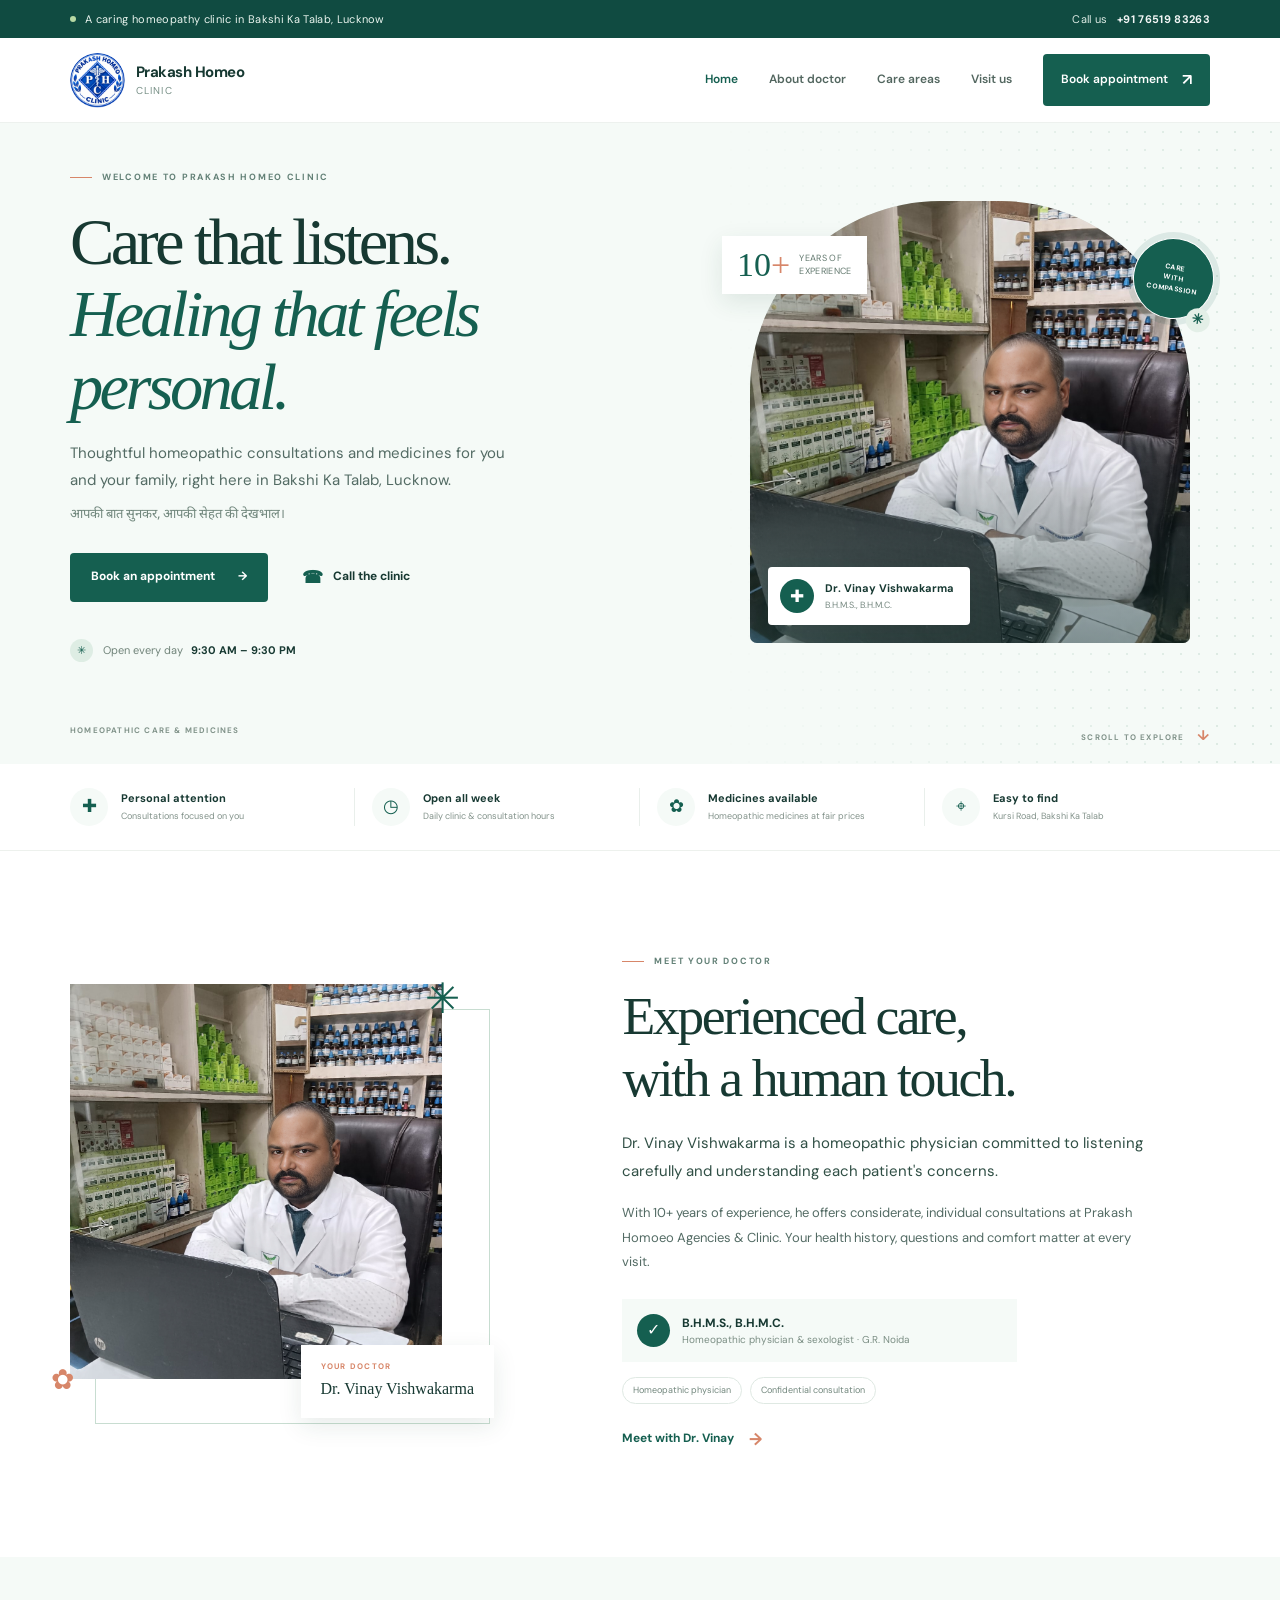
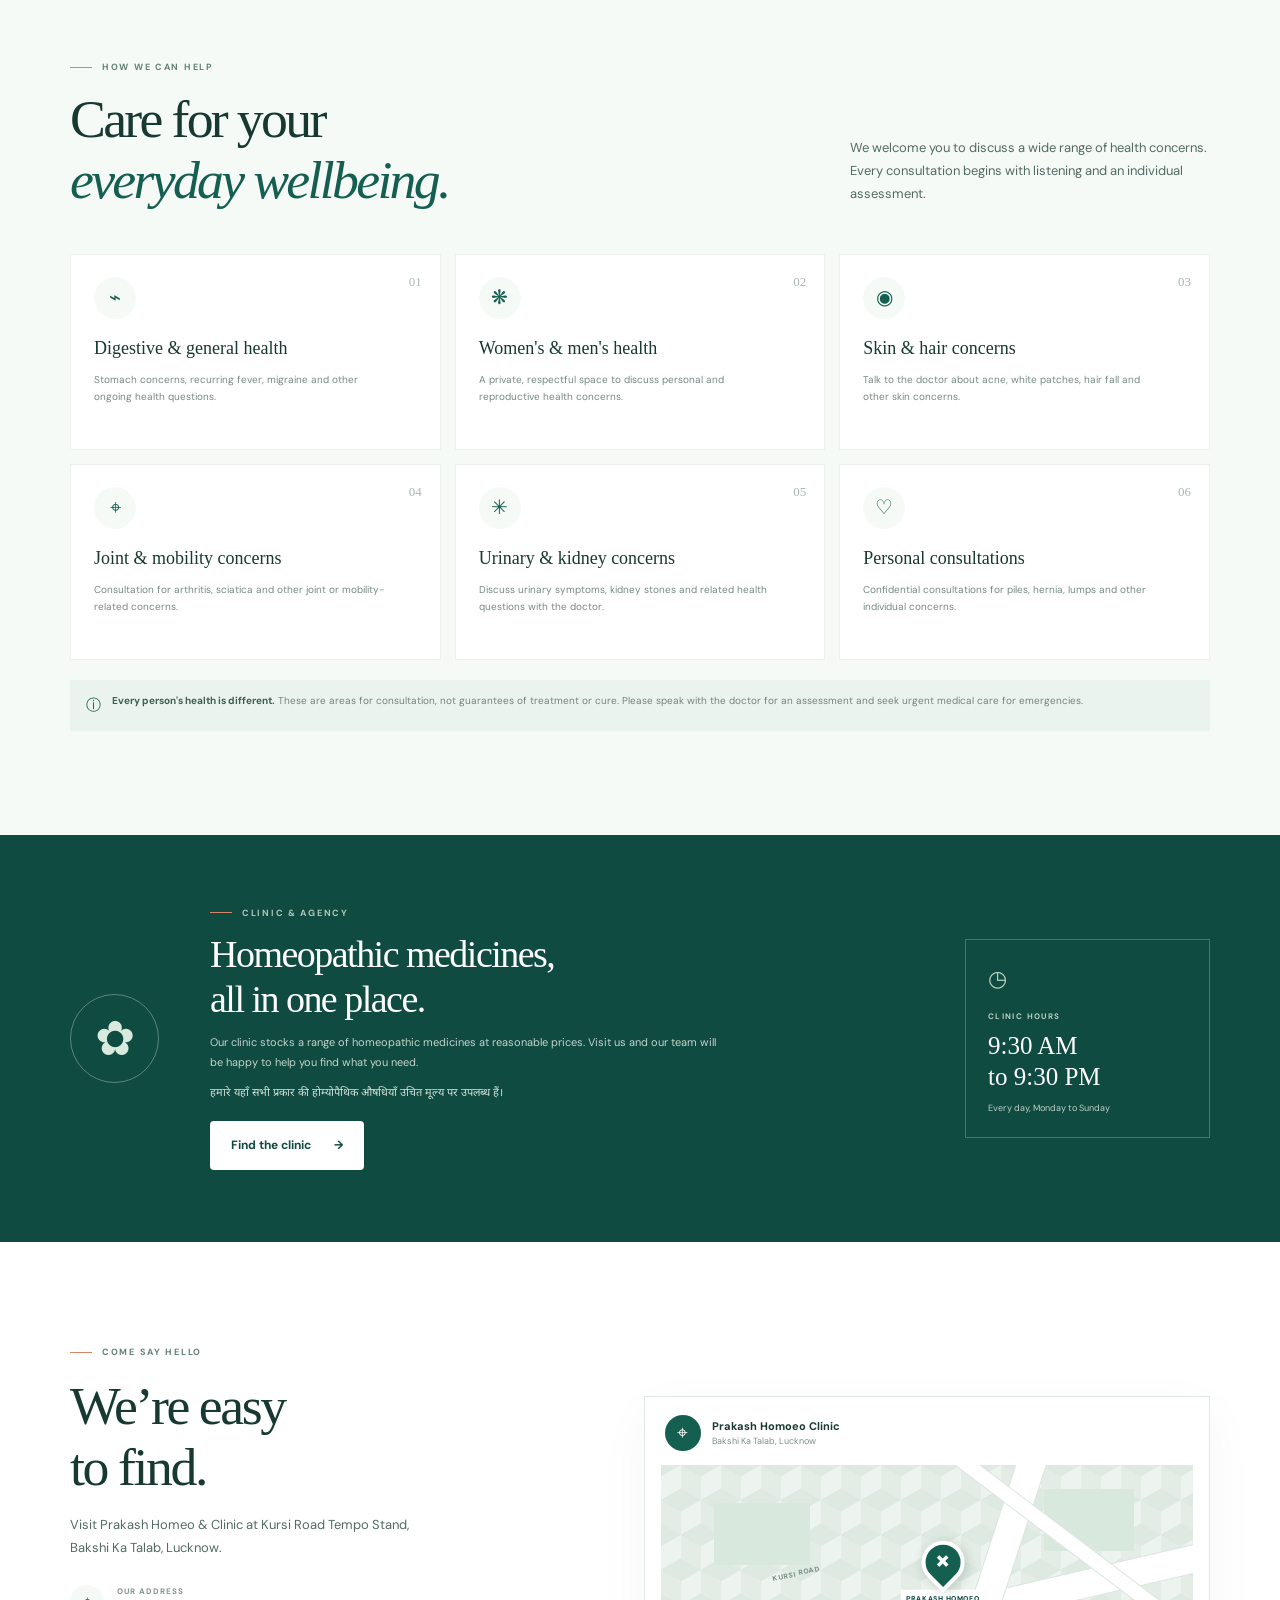
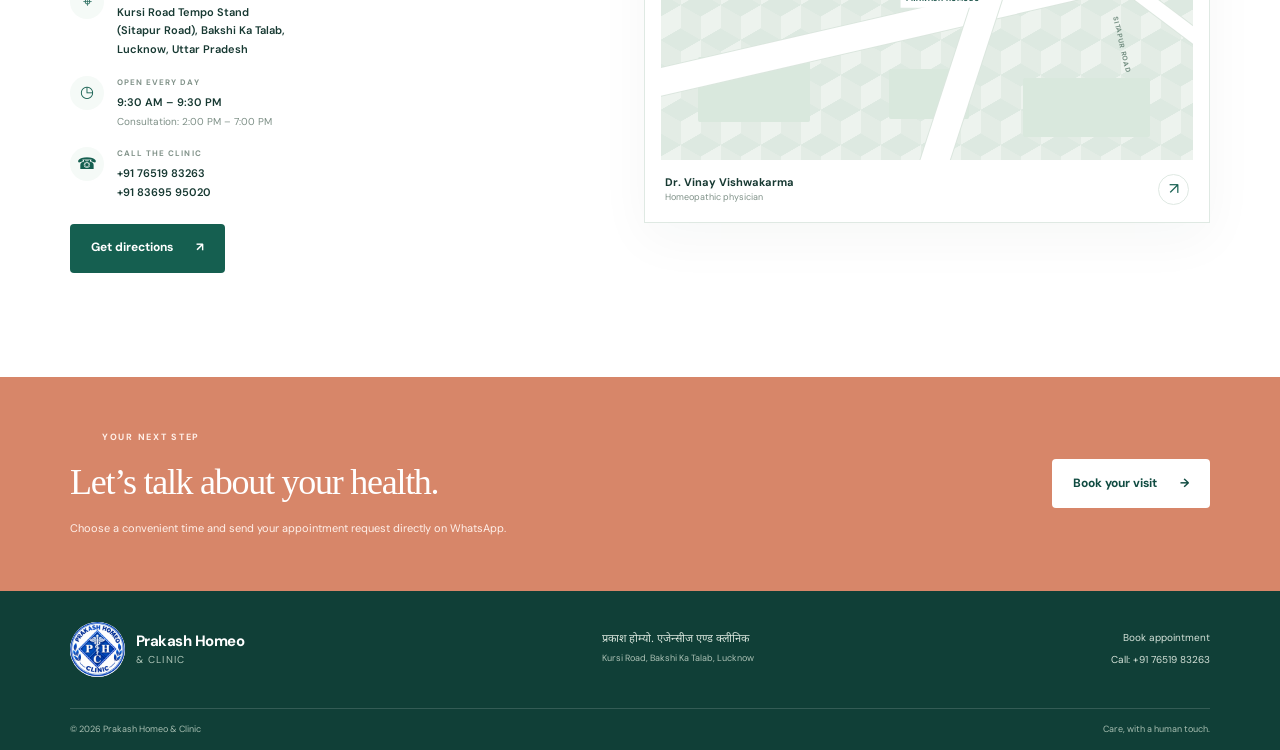
<file: index.html>
<!doctype html>
<html lang="en">
<head>
  <meta charset="utf-8">
  <meta name="viewport" content="width=device-width, initial-scale=1">
  <meta name="theme-color" content="#f5faf8">
  <meta name="description" content="Visit Prakash Homoeo Agencies & Clinic in Bakshi Ka Talab, Lucknow. Consult Dr. Vinay Vishwakarma, B.H.M.S., B.H.M.C. Book an appointment on WhatsApp.">
  <meta name="keywords" content="Prakash Homeo Clinic, homeopathy clinic Lucknow, Dr Vinay Vishwakarma, homeopathic medicines Bakshi Ka Talab">
  <meta property="og:type" content="website">
  <meta property="og:title" content="Prakash Homoeo Agencies & Clinic | Lucknow">
  <meta property="og:description" content="Thoughtful homeopathic consultation and medicines in Bakshi Ka Talab, Lucknow. Book with Dr. Vinay Vishwakarma.">
  <meta property="og:image" content="pic-2.jpeg">
  <title>Prakash Homeo Clinic | Dr. Vinay Vishwakarma, Lucknow</title>
  <link rel="preconnect" href="https://fonts.googleapis.com">
  <link rel="preconnect" href="https://fonts.gstatic.com" crossorigin>
  <link href="https://fonts.googleapis.com/css2?family=DM+Sans:wght@400;500;600;700;800&family=Noto+Sans+Devanagari:wght@400;500;600;700;800&display=swap" rel="stylesheet">
  <link rel="stylesheet" href="styles.css">
  <link rel="icon" href="logo.jpeg" type="image/jpeg">
  <script type="application/ld+json">
  {
    "@context": "https://schema.org",
    "@type": "MedicalClinic",
    "name": "Prakash Homeo  Clinic",
    "alternateName": "प्रकाश होम्यो. क्लीनिक",
    "image": "pic-2.jpeg",
    "telephone": ["+91-7651983263", "+91-8369595020"],
    "address": {
      "@type": "PostalAddress",
      "streetAddress": "Kursi Road Tempo Stand (Sitapur Road), Bakshi Ka Talab",
      "addressLocality": "Lucknow",
      "addressRegion": "Uttar Pradesh",
      "addressCountry": "IN"
    },
    "openingHours": "Mo-Su 09:30-21:30",
    "medicalSpecialty": "Homeopathic"
  }
  </script>
</head>
<body>
  <div class="topbar">
    <div class="container topbar-inner">
      <p><span class="topbar-dot"></span> A caring homeopathy clinic in Bakshi Ka Talab, Lucknow</p>
      <a href="tel:+917651983263">Call us <strong>+91 76519 83263</strong></a>
    </div>
  </div>

  <header class="site-header">
    <div class="container nav-wrap">
      <a class="brand" href="index.html" aria-label="Prakash Homeo Clinic home">
        <img src="logo.jpeg" alt="Prakash Homeo Clinic logo" width="60" height="60">
        <span class="brand-copy">
          <strong>Prakash Homeo</strong>
          <small>Clinic</small>
        </span>
      </a>
      <button class="menu-toggle" type="button" aria-expanded="false" aria-controls="primary-nav" aria-label="Open navigation">
        <span></span><span></span><span></span>
      </button>
      <nav class="main-nav" id="primary-nav" aria-label="Main navigation">
        <a class="active" href="index.html">Home</a>
        <a href="#about">About doctor</a>
        <a href="#care">Care areas</a>
        <a href="#visit">Visit us</a>
        <a class="nav-cta" href="appointment.html">Book appointment <span aria-hidden="true">↗</span></a>
      </nav>
    </div>
  </header>

  <main>
    <section class="hero">
      <div class="hero-pattern" aria-hidden="true"></div>
      <div class="container hero-grid">
        <div class="hero-copy">
          <div class="eyebrow"><span class="eyebrow-line"></span> WELCOME TO PRAKASH HOMEO CLINIC</div>
          <h1>Care that listens.<br><span>Healing that feels personal.</span></h1>
          <p class="hero-intro">Thoughtful homeopathic consultations and medicines for you and your family, right here in Bakshi Ka Talab, Lucknow.</p>
          <p class="hindi hero-hindi" lang="hi">आपकी बात सुनकर, आपकी सेहत की देखभाल।</p>
          <div class="hero-actions">
            <a class="button button-primary" href="appointment.html">Book an appointment <span aria-hidden="true">→</span></a>
            <a class="button button-quiet" href="tel:+917651983263"><span class="phone-icon" aria-hidden="true">☎</span> Call the clinic</a>
          </div>
          <div class="hero-note">
            <span class="note-icon" aria-hidden="true">✳</span>
            <span>Open every day <strong>9:30 AM – 9:30 PM</strong></span>
          </div>
        </div>
        <div class="hero-visual">
          <div class="hero-photo-wrap">
            <img src="pic-2.jpeg" alt="Dr. Vinay Vishwakarma at Prakash Homoeo Clinic" class="hero-photo" fetchpriority="high">
            <div class="doctor-label">
              <span class="doctor-label-icon" aria-hidden="true">✚</span>
              <span><strong>Dr. Vinay Vishwakarma</strong><small>B.H.M.S., B.H.M.C.</small></span>
            </div>
          </div>
          <div class="experience-card">
            <strong>10<span>+</span></strong>
            <span>years of<br>experience</span>
          </div>
          <div class="hero-stamp" aria-hidden="true"><span>CARE<br>WITH<br>COMPASSION</span><b>✳</b></div>
        </div>
      </div>
      <div class="hero-bottom container">
        <span>HOMEOPATHIC CARE &amp; MEDICINES</span>
        <span class="scroll-cue">SCROLL TO EXPLORE <i aria-hidden="true">↓</i></span>
      </div>
    </section>

    <section class="trust-strip" aria-label="Clinic highlights">
      <div class="container trust-grid">
        <div class="trust-item"><span class="trust-icon">✚</span><span><strong>Personal attention</strong><small>Consultations focused on you</small></span></div>
        <div class="trust-item"><span class="trust-icon">◷</span><span><strong>Open all week</strong><small>Daily clinic &amp; consultation hours</small></span></div>
        <div class="trust-item"><span class="trust-icon">✿</span><span><strong>Medicines available</strong><small>Homeopathic medicines at fair prices</small></span></div>
        <div class="trust-item"><span class="trust-icon">⌖</span><span><strong>Easy to find</strong><small>Kursi Road, Bakshi Ka Talab</small></span></div>
      </div>
    </section>

    <section class="section about-section" id="about">
      <div class="container about-grid">
        <div class="about-photo-frame">
          <img src="pic-2.jpeg" alt="Dr. Vinay Vishwakarma, homeopathic physician" loading="lazy">
          <div class="photo-caption"><span>YOUR DOCTOR</span><strong>Dr. Vinay Vishwakarma</strong></div>
          <span class="photo-leaf leaf-one" aria-hidden="true">✳</span>
          <span class="photo-leaf leaf-two" aria-hidden="true">✿</span>
        </div>
        <div class="about-copy">
          <div class="eyebrow"><span class="eyebrow-line"></span> MEET YOUR DOCTOR</div>
          <h2>Experienced care,<br>with a human touch.</h2>
          <p class="about-lead">Dr. Vinay Vishwakarma is a homeopathic physician committed to listening carefully and understanding each patient's concerns.</p>
          <p>With 10+ years of experience, he offers considerate, individual consultations at Prakash Homoeo Agencies &amp; Clinic. Your health history, questions and comfort matter at every visit.</p>
          <div class="credentials">
            <span class="credential-mark" aria-hidden="true">✓</span>
            <span><strong>B.H.M.S., B.H.M.C.</strong><small>Homeopathic physician &amp; sexologist · G.R. Noida</small></span>
          </div>
          <div class="about-tags"><span>Homeopathic physician</span><span>Confidential consultation</span></div>
          <a class="text-link" href="appointment.html">Meet with Dr. Vinay <span aria-hidden="true">→</span></a>
        </div>
      </div>
    </section>

    <section class="care-section section" id="care">
      <div class="container">
        <div class="section-heading">
          <div>
            <div class="eyebrow"><span class="eyebrow-line"></span> HOW WE CAN HELP</div>
            <h2>Care for your<br><span>everyday wellbeing.</span></h2>
          </div>
          <p>We welcome you to discuss a wide range of health concerns. Every consultation begins with listening and an individual assessment.</p>
        </div>
        <div class="care-grid">
          <article class="care-card"><span class="care-number">01</span><span class="care-icon" aria-hidden="true">⌁</span><h3>Digestive &amp; general health</h3><p>Stomach concerns, recurring fever, migraine and other ongoing health questions.</p></article>
          <article class="care-card"><span class="care-number">02</span><span class="care-icon" aria-hidden="true">❋</span><h3>Women's &amp; men's health</h3><p>A private, respectful space to discuss personal and reproductive health concerns.</p></article>
          <article class="care-card"><span class="care-number">03</span><span class="care-icon" aria-hidden="true">◉</span><h3>Skin &amp; hair concerns</h3><p>Talk to the doctor about acne, white patches, hair fall and other skin concerns.</p></article>
          <article class="care-card"><span class="care-number">04</span><span class="care-icon" aria-hidden="true">⌖</span><h3>Joint &amp; mobility concerns</h3><p>Consultation for arthritis, sciatica and other joint or mobility-related concerns.</p></article>
          <article class="care-card"><span class="care-number">05</span><span class="care-icon" aria-hidden="true">✳</span><h3>Urinary &amp; kidney concerns</h3><p>Discuss urinary symptoms, kidney stones and related health questions with the doctor.</p></article>
          <article class="care-card"><span class="care-number">06</span><span class="care-icon" aria-hidden="true">♡</span><h3>Personal consultations</h3><p>Confidential consultations for piles, hernia, lumps and other individual concerns.</p></article>
        </div>
        <div class="care-notice"><span aria-hidden="true">ⓘ</span><p><strong>Every person's health is different.</strong> These are areas for consultation, not guarantees of treatment or cure. Please speak with the doctor for an assessment and seek urgent medical care for emergencies.</p></div>
      </div>
    </section>

    <section class="medicine-section">
      <div class="container medicine-grid">
        <div class="medicine-mark" aria-hidden="true"><span>✿</span></div>
        <div class="medicine-copy">
          <div class="eyebrow eyebrow-light"><span class="eyebrow-line"></span> CLINIC &amp; AGENCY</div>
          <h2>Homeopathic medicines,<br>all in one place.</h2>
          <p>Our clinic stocks a range of homeopathic medicines at reasonable prices. Visit us and our team will be happy to help you find what you need.</p>
          <p class="hindi medicine-hindi" lang="hi">हमारे यहाँ सभी प्रकार की होम्योपैथिक औषधियाँ उचित मूल्य पर उपलब्ध हैं।</p>
          <a class="button button-light" href="#visit">Find the clinic <span aria-hidden="true">→</span></a>
        </div>
        <div class="medicine-hours">
          <span class="hours-icon" aria-hidden="true">◷</span>
          <small>CLINIC HOURS</small>
          <strong>9:30 AM<br>to 9:30 PM</strong>
          <span>Every day, Monday to Sunday</span>
        </div>
      </div>
    </section>

    <section class="section visit-section" id="visit">
      <div class="container visit-grid">
        <div class="visit-copy">
          <div class="eyebrow"><span class="eyebrow-line"></span> COME SAY HELLO</div>
          <h2>We’re easy<br>to find.</h2>
          <p class="visit-intro">Visit Prakash Homeo &amp; Clinic at Kursi Road Tempo Stand, Bakshi Ka Talab, Lucknow.</p>
          <div class="visit-detail">
            <span class="detail-icon" aria-hidden="true">⌖</span>
            <span><small>OUR ADDRESS</small><strong>Kursi Road Tempo Stand<br>(Sitapur Road), Bakshi Ka Talab,<br>Lucknow, Uttar Pradesh</strong></span>
          </div>
          <div class="visit-detail">
            <span class="detail-icon" aria-hidden="true">◷</span>
            <span><small>OPEN EVERY DAY</small><strong>9:30 AM – 9:30 PM<br><em>Consultation: 2:00 PM – 7:00 PM</em></strong></span>
          </div>
          <div class="visit-detail">
            <span class="detail-icon" aria-hidden="true">☎</span>
            <span><small>CALL THE CLINIC</small><strong><a href="tel:+917651983263">+91 76519 83263</a><br><a href="tel:+918369595020">+91 83695 95020</a></strong></span>
          </div>
          <a class="button button-primary map-button" href="https://www.google.com/maps/search/?api=1&amp;query=Kursi+Road+Tempo+Stand+Bakshi+Ka+Talab+Lucknow" target="_blank" rel="noopener noreferrer">Get directions <span aria-hidden="true">↗</span></a>
        </div>
        <div class="visit-card">
          <div class="visit-card-top">
            <span class="map-pin" aria-hidden="true">⌖</span>
            <span><strong>Prakash Homoeo Clinic</strong><small>Bakshi Ka Talab, Lucknow</small></span>
          </div>
          <div class="map-art" aria-label="Location illustration for Kursi Road, Bakshi Ka Talab">
            <div class="map-road road-a"></div><div class="map-road road-b"></div><div class="map-road road-c"></div>
            <div class="map-block block-a"></div><div class="map-block block-b"></div><div class="map-block block-c"></div>
            <div class="map-block block-d"></div><div class="map-block block-e"></div>
            <div class="map-label label-a">KURSI ROAD</div><div class="map-label label-b">SITAPUR ROAD</div>
            <div class="map-marker"><span>✚</span><small>PRAKASH HOMOEO</small></div>
          </div>
          <div class="visit-card-bottom"><span><strong>Dr. Vinay Vishwakarma</strong><small>Homeopathic physician</small></span><a href="https://www.google.com/maps/search/?api=1&amp;query=Kursi+Road+Tempo+Stand+Bakshi+Ka+Talab+Lucknow" target="_blank" rel="noopener noreferrer" aria-label="Open Google Maps directions">↗</a></div>
        </div>
      </div>
    </section>

    <section class="appointment-cta">
      <div class="container cta-inner">
        <div><span class="eyebrow eyebrow-light"><span class="eyebrow-line"></span> YOUR NEXT STEP</span><h2>Let’s talk about your health.</h2><p>Choose a convenient time and send your appointment request directly on WhatsApp.</p></div>
        <a class="button button-light" href="appointment.html">Book your visit <span aria-hidden="true">→</span></a>
      </div>
    </section>
  </main>

  <footer class="site-footer">
    <div class="container footer-main">
      <a class="brand footer-brand" href="index.html">
        <img src="logo.jpeg" alt="" width="52" height="52">
        <span class="brand-copy"><strong>Prakash Homeo</strong><small> &amp; Clinic</small></span>
      </a>
      <p>प्रकाश होम्यो. एजेन्सीज एण्ड क्लीनिक<br><span>Kursi Road, Bakshi Ka Talab, Lucknow</span></p>
      <div class="footer-links"><a href="appointment.html">Book appointment</a><a href="tel:+917651983263">Call: +91 76519 83263</a></div>
    </div>
    <div class="container footer-bottom"><span>© <span id="current-year">2026</span> Prakash Homeo  &amp; Clinic</span><span>Care, with a human touch.</span></div>
  </footer>
  <script src="script.js" defer></script>
</body>
</html>
</file>
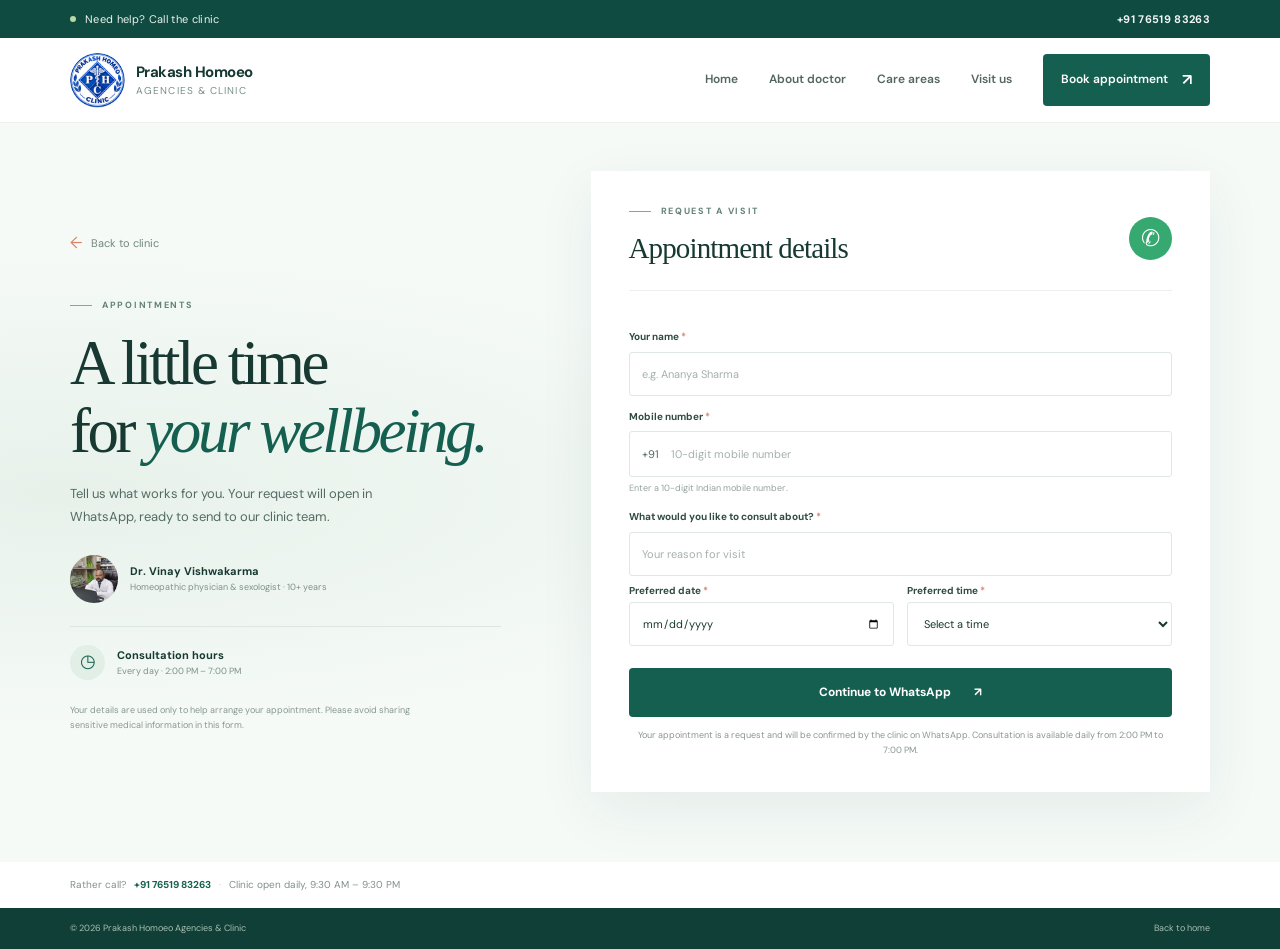
<file: appointment.html>
<!doctype html>
<html lang="en">
<head>
  <meta charset="utf-8">
  <meta name="viewport" content="width=device-width, initial-scale=1">
  <meta name="theme-color" content="#f5faf8">
  <meta name="description" content="Request an appointment with Dr. Vinay Vishwakarma at Prakash Homoeo Clinic, Bakshi Ka Talab, Lucknow. Send your preferred date and time directly via WhatsApp.">
  <meta property="og:type" content="website">
  <meta property="og:title" content="Book an Appointment | Prakash Homoeo Clinic">
  <meta property="og:description" content="Choose a preferred consultation date and time and send your appointment request to our clinic on WhatsApp.">
  <title>Book an Appointment | Prakash Homoeo Clinic, Lucknow</title>
  <link rel="preconnect" href="https://fonts.googleapis.com">
  <link rel="preconnect" href="https://fonts.gstatic.com" crossorigin>
  <link href="https://fonts.googleapis.com/css2?family=DM+Sans:wght@400;500;600;700;800&family=Noto+Sans+Devanagari:wght@400;500;600;700;800&display=swap" rel="stylesheet">
  <link rel="stylesheet" href="styles.css">
  <link rel="icon" href="logo.jpeg" type="image/jpeg">
</head>
<body class="appointment-page">
  <div class="topbar">
    <div class="container topbar-inner">
      <p><span class="topbar-dot"></span> Need help? Call the clinic</p>
      <a href="tel:+917651983263"><strong>+91 76519 83263</strong></a>
    </div>
  </div>
  <header class="site-header">
    <div class="container nav-wrap">
      <a class="brand" href="index.html" aria-label="Prakash Homoeo Clinic home">
        <img src="logo.jpeg" alt="Prakash Homeo Clinic logo" width="60" height="60">
        <span class="brand-copy"><strong>Prakash Homoeo</strong><small>Agencies &amp; Clinic</small></span>
      </a>
      <button class="menu-toggle" type="button" aria-expanded="false" aria-controls="primary-nav" aria-label="Open navigation">
        <span></span><span></span><span></span>
      </button>
      <nav class="main-nav" id="primary-nav" aria-label="Main navigation">
        <a href="index.html">Home</a>
        <a href="index.html#about">About doctor</a>
        <a href="index.html#care">Care areas</a>
        <a href="index.html#visit">Visit us</a>
        <a class="nav-cta active-cta" href="appointment.html">Book appointment <span aria-hidden="true">↗</span></a>
      </nav>
    </div>
  </header>
  <main>
    <section class="booking-hero">
      <div class="container booking-layout">
        <div class="booking-intro">
          <a class="back-link" href="index.html"><span aria-hidden="true">←</span> Back to clinic</a>
          <div class="eyebrow"><span class="eyebrow-line"></span> APPOINTMENTS</div>
          <h1>A little time<br>for <span>your wellbeing.</span></h1>
          <p>Tell us what works for you. Your request will open in WhatsApp, ready to send to our clinic team.</p>
          <div class="booking-doctor">
            <img src="pic-2.jpeg" alt="Dr. Vinay Vishwakarma" loading="lazy">
            <span><strong>Dr. Vinay Vishwakarma</strong><small>Homeopathic physician &amp; sexologist · 10+ years</small></span>
          </div>
          <div class="booking-hours">
            <span aria-hidden="true">◷</span>
            <span><strong>Consultation hours</strong><small>Every day · 2:00 PM – 7:00 PM</small></span>
          </div>
          <p class="booking-privacy">Your details are used only to help arrange your appointment. Please avoid sharing sensitive medical information in this form.</p>
        </div>
        <div class="booking-card">
          <div class="booking-card-heading">
            <div><span class="eyebrow"><span class="eyebrow-line"></span> REQUEST A VISIT</span><h2>Appointment details</h2></div>
            <span class="whatsapp-mark" aria-label="WhatsApp">✆</span>
          </div>
          <form id="appointment-form">
            <label for="patient-name">Your name <span>*</span></label>
            <input id="patient-name" name="name" type="text" placeholder="e.g. Ananya Sharma" autocomplete="name" required maxlength="80">

            <label for="patient-mobile">Mobile number <span>*</span></label>
            <div class="input-with-prefix"><span aria-hidden="true">+91</span><input id="patient-mobile" name="mobile" type="tel" placeholder="10-digit mobile number" autocomplete="tel-national" inputmode="numeric" pattern="[0-9]{10}" minlength="10" maxlength="10" aria-describedby="mobile-help" required></div>
            <small class="field-hint" id="mobile-help">Enter a 10-digit Indian mobile number.</small>

            <label for="patient-concern">What would you like to consult about? <span>*</span></label>
            <input id="patient-concern" name="concern" type="text" placeholder="Your reason for visit" required maxlength="120">

            <div class="form-row">
              <div><label for="appointment-date">Preferred date <span>*</span></label><input id="appointment-date" name="date" type="date" required></div>
              <div><label for="appointment-time">Preferred time <span>*</span></label>
                <select id="appointment-time" name="time" required>
                  <option value="" selected disabled>Select a time</option>
                  <option>2:00 PM</option><option>2:30 PM</option><option>3:00 PM</option><option>3:30 PM</option>
                  <option>4:00 PM</option><option>4:30 PM</option><option>5:00 PM</option><option>5:30 PM</option>
                  <option>6:00 PM</option><option>6:30 PM</option><option>7:00 PM</option>
                </select>
              </div>
            </div>
            <button class="button button-primary submit-button" type="submit">Continue to WhatsApp <span aria-hidden="true">↗</span></button>
            <p class="form-terms">Your appointment is a request and will be confirmed by the clinic on WhatsApp. Consultation is available daily from 2:00 PM to 7:00 PM.</p>
            <p id="form-error" class="form-error" role="alert" hidden></p>
          </form>
        </div>
      </div>
    </section>
    <section class="booking-bottom">
      <div class="container booking-bottom-inner"><span>Rather call?</span><a href="tel:+917651983263">+91 76519 83263</a><span class="booking-bottom-divider">·</span><span>Clinic open daily, 9:30 AM – 9:30 PM</span></div>
    </section>
  </main>
  <footer class="site-footer">
    <div class="container footer-bottom"><span>© <span id="current-year">2026</span> Prakash Homoeo Agencies &amp; Clinic</span><a href="index.html">Back to home</a></div>
  </footer>
  <script src="script.js" defer></script>
</body>
</html>
</file>
<file: styles.css>
:root {
  --ink: #173932;
  --ink-soft: #536b64;
  --green: #155f50;
  --green-deep: #104b41;
  --mint: #e8f3ed;
  --mint-pale: #f5faf7;
  --coral: #d78669;
  --line: #dfe9e3;
  --white: #fff;
  --serif: Georgia, "Times New Roman", serif;
  --sans: "DM Sans", "Noto Sans Devanagari", Arial, sans-serif;
  --hindi: "Noto Sans Devanagari", "DM Sans", sans-serif;
}

* { box-sizing: border-box; }
html { scroll-behavior: smooth; }
body { margin: 0; color: var(--ink); background: var(--white); font-family: var(--sans); font-size: 16px; line-height: 1.65; -webkit-font-smoothing: antialiased; }
img { display: block; max-width: 100%; }
a { color: inherit; text-decoration: none; }
button, input, select { font: inherit; }
.container { width: min(1140px, calc(100% - 64px)); margin-inline: auto; }

.topbar { height: 38px; color: #eaf5ef; background: var(--green-deep); font-size: 11px; letter-spacing: .03em; }
.topbar-inner { height: 100%; display: flex; align-items: center; justify-content: space-between; }
.topbar p { margin: 0; display: flex; align-items: center; gap: 9px; }
.topbar a { opacity: .95; }
.topbar a strong { margin-left: 6px; color: #fff; }
.topbar-dot { width: 6px; height: 6px; display: inline-block; border-radius: 50%; background: #b7d9a4; }
.site-header { position: relative; z-index: 5; background: rgba(255,255,255,.97); border-bottom: 1px solid #edf1ee; }
.nav-wrap { min-height: 84px; display: flex; justify-content: space-between; align-items: center; }
.brand { display: flex; align-items: center; gap: 11px; min-width: max-content; }
.brand img { width: 55px; height: 55px; object-fit: contain; border-radius: 50%; }
.brand-copy { display: flex; flex-direction: column; line-height: 1.2; }
.brand-copy strong { font-size: 15px; letter-spacing: -.035em; }
.brand-copy small { margin-top: 4px; color: #789087; font-size: 10px; letter-spacing: .11em; text-transform: uppercase; }
.main-nav { display: flex; align-items: center; gap: 31px; font-size: 12px; font-weight: 600; color: #52665f; }
.main-nav > a:not(.nav-cta) { padding-block: 12px; transition: color .2s; }
.main-nav > a:not(.nav-cta):hover, .main-nav > a.active { color: var(--green); }
.nav-cta { display: inline-flex; align-items: center; gap: 14px; padding: 13px 18px; color: white; background: var(--green); border-radius: 4px; transition: background .2s, transform .2s; }
.nav-cta:hover, .button-primary:hover { background: #0d493e; transform: translateY(-1px); }
.nav-cta span { font-size: 16px; }
.menu-toggle { display: none; }

.hero { overflow: hidden; position: relative; min-height: 620px; background: var(--mint-pale); }
.hero-pattern { position: absolute; inset: 0 0 0 55%; opacity: .42; background-image: radial-gradient(#b6d1c4 1px, transparent 1px); background-size: 18px 18px; mask-image: linear-gradient(90deg, transparent, black); }
.hero-grid { position: relative; display: grid; grid-template-columns: 1.03fr .97fr; align-items: center; gap: 52px; min-height: 560px; padding-top: 34px; padding-bottom: 44px; }
.hero-copy { padding: 14px 0 18px; }
.eyebrow { display: flex; align-items: center; gap: 10px; color: #638177; font-size: 9px; font-weight: 700; letter-spacing: .19em; line-height: 1.4; }
.eyebrow-line { display: inline-block; width: 22px; height: 1px; background: var(--coral); }
h1, h2, h3, p { margin-top: 0; }
.hero h1 { margin: 22px 0 17px; font-family: var(--serif); font-size: clamp(46px, 5.2vw, 68px); font-weight: 400; letter-spacing: -.055em; line-height: 1.09; }
.hero h1 span, .section-heading h2 span { color: var(--green); font-style: italic; }
.hero-intro { max-width: 455px; margin: 0 0 10px; color: var(--ink-soft); font-size: 15px; line-height: 1.8; }
.hindi { font-family: var(--hindi); }
.hero-hindi { margin-bottom: 27px; color: #71877d; font-size: 13px; }
.hero-actions { display: flex; align-items: center; gap: 13px; flex-wrap: wrap; }
.button { display: inline-flex; justify-content: center; align-items: center; gap: 23px; min-height: 49px; padding: 0 20px; border: 1px solid transparent; border-radius: 4px; font-size: 12px; font-weight: 700; transition: .2s ease; }
.button-primary { color: white; background: var(--green); }
.button-quiet { gap: 10px; color: var(--ink); background: transparent; }
.button-quiet:hover { color: var(--green); background: white; }
.phone-icon { color: var(--green); font-size: 17px; }
.hero-note { display: flex; align-items: center; gap: 10px; margin-top: 37px; color: #71847a; font-size: 11px; }
.hero-note strong { margin-left: 5px; color: var(--ink); font-weight: 700; }
.note-icon { display: grid; place-items: center; width: 23px; height: 23px; border-radius: 50%; color: var(--green); background: #deede4; }
.hero-visual { position: relative; justify-self: end; width: min(100%, 475px); padding: 15px 20px 8px 15px; }
.hero-photo-wrap { position: relative; height: 442px; border-radius: 190px 190px 7px 7px; overflow: hidden; background: #d9e7df; }
.hero-photo { width: 100%; height: 100%; object-fit: cover; object-position: 52% 36%; }
.hero-photo-wrap:after { content: ""; position: absolute; inset: 52% 0 0; background: linear-gradient(transparent, rgba(18,48,41,.48)); }
.doctor-label { position: absolute; z-index: 1; bottom: 18px; left: 18px; display: flex; align-items: center; gap: 11px; padding: 12px 16px 12px 12px; border-radius: 4px; background: white; box-shadow: 0 8px 30px #112b201c; }
.doctor-label-icon { display: grid; place-items: center; width: 34px; height: 34px; color: white; background: var(--green); border-radius: 50%; font-size: 17px; }
.doctor-label span:last-child { display: flex; flex-direction: column; line-height: 1.35; }
.doctor-label strong { font-size: 11px; }
.doctor-label small { margin-top: 3px; color: #788a82; font-size: 9px; }
.experience-card { position: absolute; z-index: 2; top: 50px; left: -13px; display: flex; align-items: center; gap: 9px; padding: 12px 15px; background: white; box-shadow: 0 8px 25px #1b48351c; }
.experience-card > strong { color: var(--green); font-family: var(--serif); font-size: 34px; font-weight: 400; line-height: 1; }
.experience-card > strong span { color: var(--coral); }
.experience-card > span { color: #63796f; font-size: 9px; line-height: 1.4; text-transform: uppercase; letter-spacing: .04em; }
.hero-stamp { position: absolute; top: 52px; right: -4px; width: 81px; height: 81px; display: grid; place-content: center; border: 1px solid #fff; border-radius: 50%; color: white; background: var(--green); box-shadow: 0 0 0 6px #155f501c; text-align: center; transform: rotate(9deg); }
.hero-stamp span { font-size: 7px; font-weight: 700; letter-spacing: .1em; line-height: 1.45; }
.hero-stamp b { position: absolute; bottom: -10px; right: -3px; display: grid; place-items: center; width: 24px; height: 24px; border-radius: 50%; color: var(--green); background: #e3efe7; font-size: 14px; }
.hero-bottom { display: flex; justify-content: space-between; padding-bottom: 17px; color: #81938a; font-size: 8px; font-weight: 700; letter-spacing: .15em; }
.scroll-cue i { margin-left: 9px; color: var(--coral); font-size: 14px; font-style: normal; }

.trust-strip { border-bottom: 1px solid #edf1ed; background: white; }
.trust-grid { display: grid; grid-template-columns: repeat(4, 1fr); padding-block: 24px; }
.trust-item { display: flex; align-items: center; gap: 13px; padding: 0 17px; border-right: 1px solid #e9efeb; }
.trust-item:first-child { padding-left: 0; }
.trust-item:last-child { border-right: 0; }
.trust-icon { display: grid; place-items: center; flex: 0 0 38px; height: 38px; color: var(--green); background: var(--mint-pale); border-radius: 50%; font-size: 18px; }
.trust-item > span:last-child { display: flex; flex-direction: column; line-height: 1.45; }
.trust-item strong { font-size: 11px; }
.trust-item small { margin-top: 3px; color: #82928a; font-size: 9px; }

.section { padding-block: 104px; }
.about-grid { display: grid; grid-template-columns: .87fr 1.13fr; align-items: center; gap: 100px; }
.about-photo-frame { position: relative; width: 100%; max-width: 420px; height: 440px; padding: 0 28px 25px 0; }
.about-photo-frame:before { content: ""; position: absolute; inset: 25px 0 0 25px; border: 1px solid #c8ddd1; }
.about-photo-frame img { position: relative; z-index: 1; width: calc(100% - 20px); height: calc(100% - 20px); object-fit: cover; object-position: 56% 37%; }
.photo-caption { position: absolute; z-index: 2; bottom: 6px; right: -4px; display: flex; flex-direction: column; padding: 15px 20px; background: white; box-shadow: 0 8px 25px #1b48351a; }
.photo-caption span { margin-bottom: 3px; color: var(--coral); font-size: 8px; font-weight: 700; letter-spacing: .16em; }
.photo-caption strong { font-family: var(--serif); font-size: 16px; font-weight: 400; }
.photo-leaf { position: absolute; z-index: 2; color: var(--green); }
.leaf-one { top: -20px; right: 30px; font-size: 42px; }
.leaf-two { bottom: 21px; left: -19px; color: var(--coral); font-size: 28px; }
.about-copy .eyebrow { margin-bottom: 19px; }
.about-copy h2, .visit-copy h2 { margin-bottom: 20px; font-family: var(--serif); font-size: clamp(39px, 4.2vw, 54px); font-weight: 400; letter-spacing: -.045em; line-height: 1.14; }
.about-copy > p { max-width: 525px; margin-bottom: 15px; color: var(--ink-soft); font-size: 13px; line-height: 1.9; }
.about-copy .about-lead { color: #304f45; font-size: 15px; }
.credentials { display: flex; align-items: center; gap: 12px; margin-top: 24px; padding: 15px; max-width: 395px; background: var(--mint-pale); }
.credential-mark { display: grid; place-items: center; width: 33px; height: 33px; border-radius: 50%; color: white; background: var(--green); }
.credentials span:last-child { display: flex; flex-direction: column; line-height: 1.5; }
.credentials strong { font-size: 12px; }
.credentials small { color: #7b8e84; font-size: 10px; }
.about-tags { display: flex; flex-wrap: wrap; gap: 8px; margin: 15px 0 20px; }
.about-tags span { padding: 5px 10px; border: 1px solid var(--line); border-radius: 30px; color: #72877d; font-size: 9px; }
.text-link { display: inline-flex; align-items: center; gap: 15px; color: var(--green); font-size: 12px; font-weight: 700; }
.text-link span { color: var(--coral); font-size: 17px; transition: transform .2s; }
.text-link:hover span { transform: translateX(4px); }

.care-section { background: var(--mint-pale); }
.section-heading { display: flex; justify-content: space-between; align-items: end; gap: 60px; margin-bottom: 43px; }
.section-heading .eyebrow { margin-bottom: 16px; }
.section-heading h2 { margin-bottom: 0; font-family: var(--serif); font-size: clamp(40px, 4.2vw, 55px); font-weight: 400; letter-spacing: -.05em; line-height: 1.13; }
.section-heading > p { max-width: 360px; margin: 0 0 5px; color: var(--ink-soft); font-size: 13px; line-height: 1.8; }
.care-grid { display: grid; grid-template-columns: repeat(3, 1fr); gap: 14px; }
.care-card { position: relative; min-height: 196px; padding: 22px 23px; background: white; border: 1px solid #edf2ee; transition: transform .2s, box-shadow .2s; }
.care-card:hover { transform: translateY(-3px); box-shadow: 0 12px 28px #214a3410; }
.care-number { position: absolute; top: 16px; right: 18px; color: #a7b8af; font-family: var(--serif); font-size: 13px; }
.care-icon { display: grid; place-items: center; width: 42px; height: 42px; margin-bottom: 15px; border-radius: 50%; color: var(--green); background: var(--mint-pale); font-size: 20px; }
.care-card h3 { margin-bottom: 7px; font-family: var(--serif); font-size: 18px; font-weight: 400; }
.care-card p { max-width: 290px; margin-bottom: 0; color: #768a80; font-size: 10px; line-height: 1.7; }
.care-notice { display: flex; gap: 11px; margin-top: 20px; padding: 13px 16px; color: #73857c; background: #eaf3ee; font-size: 10px; line-height: 1.65; }
.care-notice > span { color: var(--green); font-size: 15px; }
.care-notice p { margin: 0; }
.care-notice strong { color: #405e52; }

.medicine-section { padding-block: 72px; color: white; background: var(--green-deep); }
.medicine-grid { display: grid; grid-template-columns: 100px 1fr 245px; align-items: center; gap: 40px; }
.medicine-mark { display: grid; place-items: center; width: 89px; height: 89px; border: 1px solid #ffffff50; border-radius: 50%; color: #d8e9dd; font-size: 48px; }
.medicine-copy .eyebrow { margin-bottom: 13px; }
.eyebrow-light { color: #afc7b9; }
.medicine-copy h2 { margin-bottom: 12px; font-family: var(--serif); font-size: 38px; font-weight: 400; letter-spacing: -.04em; line-height: 1.17; }
.medicine-copy > p { max-width: 520px; margin-bottom: 11px; color: #c2d4c9; font-size: 11px; line-height: 1.8; }
.medicine-copy .medicine-hindi { margin-bottom: 18px; color: #d2e1d7; font-size: 11px; }
.button-light { color: var(--green-deep); background: #fff; }
.button-light:hover { background: #e8f3ed; transform: translateY(-1px); }
.medicine-hours { display: flex; flex-direction: column; align-items: flex-start; padding: 21px 22px; border: 1px solid #ffffff3b; }
.hours-icon { margin-bottom: 13px; color: #b7d1bf; font-size: 22px; }
.medicine-hours small { margin-bottom: 8px; color: #b8cfc1; font-size: 8px; font-weight: 700; letter-spacing: .17em; }
.medicine-hours strong { margin-bottom: 9px; font-family: var(--serif); font-size: 25px; font-weight: 400; line-height: 1.22; }
.medicine-hours > span:last-child { color: #bdd0c4; font-size: 9px; }

.visit-grid { display: grid; grid-template-columns: .9fr 1.1fr; align-items: center; gap: 110px; }
.visit-copy .eyebrow { margin-bottom: 17px; }
.visit-copy h2 { margin-bottom: 14px; }
.visit-intro { max-width: 370px; margin-bottom: 26px; color: var(--ink-soft); font-size: 13px; line-height: 1.8; }
.visit-detail { display: flex; gap: 13px; margin-bottom: 17px; }
.detail-icon { display: grid; place-items: center; flex: 0 0 34px; height: 34px; border-radius: 50%; color: var(--green); background: var(--mint-pale); font-size: 16px; }
.visit-detail > span:last-child { display: flex; flex-direction: column; }
.visit-detail small { margin-bottom: 4px; color: #82938a; font-size: 8px; font-weight: 700; letter-spacing: .13em; }
.visit-detail strong { font-size: 11px; font-weight: 600; line-height: 1.7; }
.visit-detail em { color: #7d8f86; font-size: 10px; font-style: normal; font-weight: 400; }
.visit-detail a:hover { color: var(--green); text-decoration: underline; }
.map-button { margin-top: 5px; }
.visit-card { padding: 16px; border: 1px solid var(--line); background: white; box-shadow: 0 16px 50px #15382a0a; }
.visit-card-top, .visit-card-bottom { display: flex; align-items: center; gap: 11px; }
.visit-card-top { padding: 2px 4px 14px; }
.map-pin { display: grid; place-items: center; width: 36px; height: 36px; border-radius: 50%; color: white; background: var(--green); font-size: 19px; }
.visit-card-top > span:last-child, .visit-card-bottom > span { display: flex; flex-direction: column; line-height: 1.45; }
.visit-card-top strong, .visit-card-bottom strong { font-size: 11px; }
.visit-card-top small, .visit-card-bottom small { color: #7f9188; font-size: 9px; }
.map-art { position: relative; height: 295px; overflow: hidden; background-color: #edf3ee; background-image: linear-gradient(30deg, #dde9e1 12%, transparent 12.5%, transparent 87%, #dde9e1 87.5%, #dde9e1), linear-gradient(150deg, #dde9e1 12%, transparent 12.5%, transparent 87%, #dde9e1 87.5%, #dde9e1), linear-gradient(30deg, #dde9e1 12%, transparent 12.5%, transparent 87%, #dde9e1 87.5%, #dde9e1), linear-gradient(150deg, #dde9e1 12%, transparent 12.5%, transparent 87%, #dde9e1 87.5%, #dde9e1), linear-gradient(60deg, #e3ece5 25%, transparent 25.5%, transparent 75%, #e3ece5 75%, #e3ece5), linear-gradient(60deg, #e3ece5 25%, transparent 25.5%, transparent 75%, #e3ece5 75%, #e3ece5); background-position: 0 0,0 0,20px 35px,20px 35px,0 0,20px 35px; background-size: 40px 70px; }
.map-road { position: absolute; z-index: 1; background: #fff; box-shadow: 0 0 0 1px #dbe6de; }
.road-a { width: 130%; height: 27px; top: 48%; left: -15%; transform: rotate(-13deg); }
.road-b { width: 28px; height: 130%; top: -15%; left: 58%; transform: rotate(18deg); }
.road-c { width: 80%; height: 14px; top: 20%; left: 34%; transform: rotate(37deg); }
.map-block { position: absolute; z-index: 0; border-radius: 2px; background: #d9e8dd; }
.block-a { top: 13%; left: 10%; width: 18%; height: 21%; }.block-b { top: 65%; left: 7%; width: 21%; height: 22%; }
.block-c { top: 8%; right: 11%; width: 17%; height: 21%; }.block-d { bottom: 8%; right: 8%; width: 24%; height: 20%; }.block-e { top: 69%; left: 43%; width: 15%; height: 17%; }
.map-label { position: absolute; z-index: 2; color: #759083; font-size: 7px; font-weight: 700; letter-spacing: .11em; }
.label-a { top: 35%; left: 21%; transform: rotate(-13deg); }.label-b { right: 8%; top: 59%; transform: rotate(77deg); }
.map-marker { position: absolute; z-index: 3; top: 37%; left: 53%; display: flex; align-items: center; flex-direction: column; color: white; transform: translate(-50%,-50%); }
.map-marker span { display: grid; place-items: center; width: 43px; height: 43px; border: 4px solid white; border-radius: 50% 50% 50% 0; background: var(--green); box-shadow: 0 3px 12px #244a3933; font-size: 18px; transform: rotate(-45deg); }
.map-marker span::first-letter { transform: rotate(45deg); }
.map-marker small { margin-top: 6px; padding: 3px 6px; color: var(--green-deep); background: white; font-size: 7px; font-weight: 800; letter-spacing: .08em; white-space: nowrap; }
.visit-card-bottom { justify-content: space-between; padding: 14px 4px 1px; }
.visit-card-bottom > a { display: grid; place-items: center; width: 31px; height: 31px; border: 1px solid var(--line); border-radius: 50%; color: var(--green); }
.visit-card-bottom > a:hover { color: white; background: var(--green); }

.appointment-cta { padding-block: 54px; color: white; background: var(--coral); }
.cta-inner { display: flex; justify-content: space-between; align-items: center; gap: 35px; }
.cta-inner .eyebrow { margin-bottom: 10px; color: #fff0e9; }
.cta-inner h2 { margin-bottom: 6px; font-family: var(--serif); font-size: 36px; font-weight: 400; letter-spacing: -.035em; }
.cta-inner p { margin: 0; color: #fff1eb; font-size: 11px; }
.cta-inner .button { flex: 0 0 auto; }
.site-footer { color: #d6e3da; background: #103f37; }
.footer-main { display: flex; justify-content: space-between; align-items: center; gap: 30px; padding-block: 31px; }
.footer-brand .brand-copy strong { color: white; }
.footer-brand .brand-copy small { color: #adc4b7; }
.footer-brand img { background: white; }
.footer-main > p { margin: 0; font-family: var(--hindi); font-size: 11px; line-height: 1.8; }
.footer-main > p span { color: #acc1b5; font-family: var(--sans); font-size: 9px; }
.footer-links { display: flex; flex-direction: column; align-items: flex-end; gap: 5px; font-size: 10px; }
.footer-links a:hover, .footer-bottom a:hover { color: white; text-decoration: underline; }
.footer-bottom { display: flex; justify-content: space-between; padding-block: 13px; border-top: 1px solid #ffffff26; color: #a8bfb2; font-size: 9px; }

.appointment-page { background: var(--mint-pale); }
.booking-hero { padding-block: 48px 70px; background: radial-gradient(ellipse at 5% 50%, #e7f1ea, transparent 45%), var(--mint-pale); }
.booking-layout { display: grid; grid-template-columns: .82fr 1.18fr; align-items: center; gap: 90px; }
.booking-intro { padding-block: 12px; }
.back-link { display: inline-flex; gap: 9px; align-items: center; margin-bottom: 43px; color: #71877c; font-size: 11px; }
.back-link span { color: var(--coral); font-size: 16px; transition: transform .2s; }
.back-link:hover span { transform: translateX(-3px); }
.booking-intro > .eyebrow { margin-bottom: 17px; }
.booking-intro h1 { margin-bottom: 17px; font-family: var(--serif); font-size: clamp(46px, 5.2vw, 63px); font-weight: 400; letter-spacing: -.055em; line-height: 1.08; }
.booking-intro h1 span { color: var(--green); font-style: italic; }
.booking-intro > p:not(.booking-privacy) { max-width: 365px; color: var(--ink-soft); font-size: 13px; line-height: 1.8; }
.booking-doctor { display: flex; align-items: center; gap: 12px; margin-top: 26px; }
.booking-doctor img { width: 48px; height: 48px; object-fit: cover; object-position: 56% 35%; border-radius: 50%; }
.booking-doctor span, .booking-hours span:last-child { display: flex; flex-direction: column; }
.booking-doctor strong, .booking-hours strong { font-size: 11px; }
.booking-doctor small, .booking-hours small { color: #7f9188; font-size: 9px; }
.booking-hours { display: flex; align-items: center; gap: 12px; margin-top: 23px; padding-top: 18px; border-top: 1px solid #dce8df; }
.booking-hours > span:first-child { display: grid; place-items: center; width: 35px; height: 35px; border-radius: 50%; color: var(--green); background: #e2efe6; font-size: 18px; }
.booking-privacy { max-width: 355px; margin: 23px 0 0; color: #89978f; font-size: 9px; line-height: 1.7; }
.booking-card { padding: 34px 38px; background: white; box-shadow: 0 18px 55px #173e2c12; }
.booking-card-heading { display: flex; justify-content: space-between; align-items: center; margin-bottom: 25px; padding-bottom: 18px; border-bottom: 1px solid #ecf0ed; }
.booking-card-heading .eyebrow { margin-bottom: 7px; }
.booking-card-heading h2 { margin: 0; font-family: var(--serif); font-size: 29px; font-weight: 400; letter-spacing: -.03em; }
.whatsapp-mark { display: grid; place-items: center; width: 43px; height: 43px; border-radius: 50%; color: white; background: #36a970; font-size: 23px; }
#appointment-form { display: flex; flex-direction: column; }
#appointment-form label { margin: 13px 0 6px; color: #304c41; font-size: 10px; font-weight: 700; }
#appointment-form label span { color: var(--coral); }
#appointment-form input, #appointment-form select { width: 100%; min-width: 0; height: 44px; padding: 0 12px; outline: none; border: 1px solid #dfe8e2; border-radius: 3px; color: var(--ink); background: white; font-size: 11px; transition: border .2s, box-shadow .2s; }
#appointment-form input::placeholder { color: #a5b1aa; }
#appointment-form input:focus, #appointment-form select:focus { border-color: #6d9a85; box-shadow: 0 0 0 3px #d9ebe0; }
.input-with-prefix { display: flex; align-items: center; border: 1px solid #dfe8e2; border-radius: 3px; }
.input-with-prefix:focus-within { border-color: #6d9a85; box-shadow: 0 0 0 3px #d9ebe0; }
.input-with-prefix > span { padding-left: 12px; color: #526b5f; font-size: 11px; }
.input-with-prefix input { border: 0 !important; box-shadow: none !important; }
.field-hint { margin-top: 4px; color: #96a39b; font-size: 9px; }
.form-row { display: grid; grid-template-columns: 1fr 1fr; gap: 13px; }
.form-row > div { min-width: 0; }
.submit-button { width: 100%; margin-top: 22px; cursor: pointer; }
.form-terms { margin: 11px 0 0; color: #89978f; font-size: 9px; line-height: 1.65; text-align: center; }
.form-error { margin: 10px 0 0; padding: 9px 11px; color: #9a382d; background: #fbefeb; font-size: 10px; }
.booking-bottom { background: white; }
.booking-bottom-inner { display: flex; align-items: center; gap: 8px; padding-block: 15px; color: #819188; font-size: 10px; }
.booking-bottom-inner a { color: var(--green); font-weight: 700; }
.booking-bottom-divider { color: #bdc9c1; }
.appointment-page .footer-bottom { border-top: 0; }

@media (max-width: 900px) {
  .container { width: min(100% - 44px, 700px); }
  .main-nav { gap: 18px; }
  .hero-grid { gap: 25px; min-height: 530px; }
  .hero-photo-wrap { height: 390px; }
  .hero h1 { font-size: clamp(43px, 6vw, 58px); }
  .trust-item { padding-inline: 10px; gap: 8px; }
  .trust-item small { font-size: 8px; }
  .about-grid { gap: 55px; }
  .visit-grid { gap: 55px; }
  .booking-layout { gap: 44px; }
  .medicine-grid { grid-template-columns: 72px 1fr 190px; gap: 25px; }
  .medicine-mark { width: 70px; height: 70px; font-size: 39px; }
}
@media (max-width: 680px) {
  body { font-size: 15px; }
  .container { width: calc(100% - 40px); }
  .topbar { height: 34px; font-size: 9px; }
  .nav-wrap { min-height: 70px; }
  .brand img { width: 47px; height: 47px; }
  .brand-copy strong { font-size: 13px; }
  .brand-copy small { font-size: 8px; }
  .menu-toggle { display: flex; flex-direction: column; justify-content: center; gap: 5px; width: 42px; height: 42px; padding: 10px; border: 1px solid var(--line); background: white; border-radius: 3px; cursor: pointer; }
  .menu-toggle span { height: 1px; width: 100%; background: var(--green); }
  .main-nav { position: absolute; display: none; top: 100%; left: 0; right: 0; padding: 12px 20px 20px; border-top: 1px solid #edf1ee; background: white; box-shadow: 0 12px 18px #173e2c10; }
  .main-nav.open { display: flex; align-items: stretch; flex-direction: column; gap: 3px; }
  .main-nav > a:not(.nav-cta) { padding: 10px 4px; }
  .nav-cta { justify-content: space-between; margin-top: 7px; }
  .hero { min-height: auto; }
  .hero-grid { grid-template-columns: 1fr; gap: 9px; min-height: 0; padding-top: 45px; padding-bottom: 25px; }
  .hero-copy { padding: 0; }
  .hero h1 { margin-top: 17px; margin-bottom: 14px; font-size: clamp(44px, 12vw, 60px); }
  .hero-intro { max-width: 430px; font-size: 13px; }
  .hero-hindi { margin-bottom: 20px; font-size: 12px; }
  .button { min-height: 46px; padding-inline: 15px; gap: 14px; font-size: 11px; }
  .hero-note { margin-top: 20px; }
  .hero-visual { justify-self: center; width: min(100%, 390px); padding: 19px 14px 10px; }
  .hero-photo-wrap { height: min(100vw, 390px); min-height: 320px; border-radius: 180px 180px 5px 5px; }
  .experience-card { top: 45px; left: 2px; }
  .hero-stamp { top: 42px; right: 0; }
  .hero-bottom { padding-bottom: 14px; font-size: 7px; }
  .trust-grid { grid-template-columns: 1fr 1fr; gap: 17px 8px; padding-block: 20px; }
  .trust-item { padding: 0 8px 0 0; border: 0; }
  .trust-item:nth-child(even) { padding-left: 8px; border-left: 1px solid #e9efeb; }
  .trust-item:first-child { padding-left: 0; }
  .trust-icon { flex-basis: 32px; height: 32px; font-size: 15px; }
  .trust-item strong { font-size: 10px; }
  .trust-item small { font-size: 8px; }
  .section { padding-block: 70px; }
  .about-grid { grid-template-columns: 1fr; gap: 42px; }
  .about-photo-frame { justify-self: center; max-width: 390px; height: min(100vw, 410px); min-height: 340px; }
  .about-copy h2, .visit-copy h2 { font-size: 43px; }
  .about-copy > p { font-size: 12px; }
  .section-heading { display: block; margin-bottom: 28px; }
  .section-heading h2 { margin-bottom: 15px; font-size: 43px; }
  .section-heading > p { font-size: 12px; }
  .care-grid { grid-template-columns: 1fr 1fr; gap: 9px; }
  .care-card { min-height: 185px; padding: 16px 14px; }
  .care-card h3 { font-size: 16px; line-height: 1.25; }
  .care-card p { font-size: 9px; }
  .care-number { top: 13px; right: 12px; font-size: 11px; }
  .care-icon { width: 36px; height: 36px; margin-bottom: 13px; font-size: 17px; }
  .care-notice { font-size: 9px; }
  .medicine-section { padding-block: 49px; }
  .medicine-grid { grid-template-columns: 1fr 120px; gap: 18px; }
  .medicine-mark { display: none; }
  .medicine-copy h2 { font-size: 31px; }
  .medicine-copy > p { font-size: 10px; }
  .medicine-copy .medicine-hindi { font-size: 10px; }
  .medicine-hours { padding: 14px 12px; }
  .medicine-hours strong { font-size: 20px; }
  .medicine-hours > span:last-child { font-size: 8px; }
  .visit-grid { grid-template-columns: 1fr; gap: 36px; }
  .visit-copy h2 { margin-bottom: 11px; }
  .visit-intro { font-size: 12px; }
  .map-art { height: 250px; }
  .appointment-cta { padding-block: 40px; }
  .cta-inner { align-items: flex-start; flex-direction: column; gap: 20px; }
  .cta-inner h2 { font-size: 31px; }
  .cta-inner p { max-width: 400px; line-height: 1.7; }
  .footer-main { align-items: flex-start; flex-wrap: wrap; gap: 20px 30px; }
  .footer-main > p { order: 3; width: 100%; }
  .footer-links { align-items: flex-end; margin-left: auto; }
  .footer-bottom { gap: 12px; font-size: 8px; }
  .booking-hero { padding-block: 27px 43px; }
  .booking-layout { grid-template-columns: 1fr; gap: 27px; }
  .booking-intro { padding: 0; }
  .back-link { margin-bottom: 29px; }
  .booking-intro h1 { font-size: 48px; }
  .booking-intro > p:not(.booking-privacy) { font-size: 12px; }
  .booking-doctor { margin-top: 18px; }
  .booking-hours { margin-top: 17px; padding-top: 13px; }
  .booking-privacy { display: none; }
  .booking-card { padding: 24px 20px; }
  .booking-card-heading h2 { font-size: 26px; }
  .booking-card-heading { margin-bottom: 17px; }
  #appointment-form label { margin-top: 11px; }
  #appointment-form input, #appointment-form select { height: 43px; }
  .booking-bottom-inner { flex-wrap: wrap; font-size: 9px; }
}
@media (max-width: 380px) {
  .container { width: calc(100% - 32px); }
  .topbar-inner > p { font-size: 8px; }
  .hero-actions { align-items: stretch; flex-direction: column; }
  .hero-actions .button { width: 100%; }
  .care-grid { grid-template-columns: 1fr; }
  .care-card { min-height: 0; }
  .care-card p { max-width: none; }
  .medicine-grid { grid-template-columns: 1fr; }
  .medicine-hours { max-width: none; }
  .form-row { grid-template-columns: 1fr; gap: 0; }
}
@media (prefers-reduced-motion: reduce) {
  *, *::before, *::after { scroll-behavior: auto !important; transition-duration: .01ms !important; animation-duration: .01ms !important; }
}
</file>
